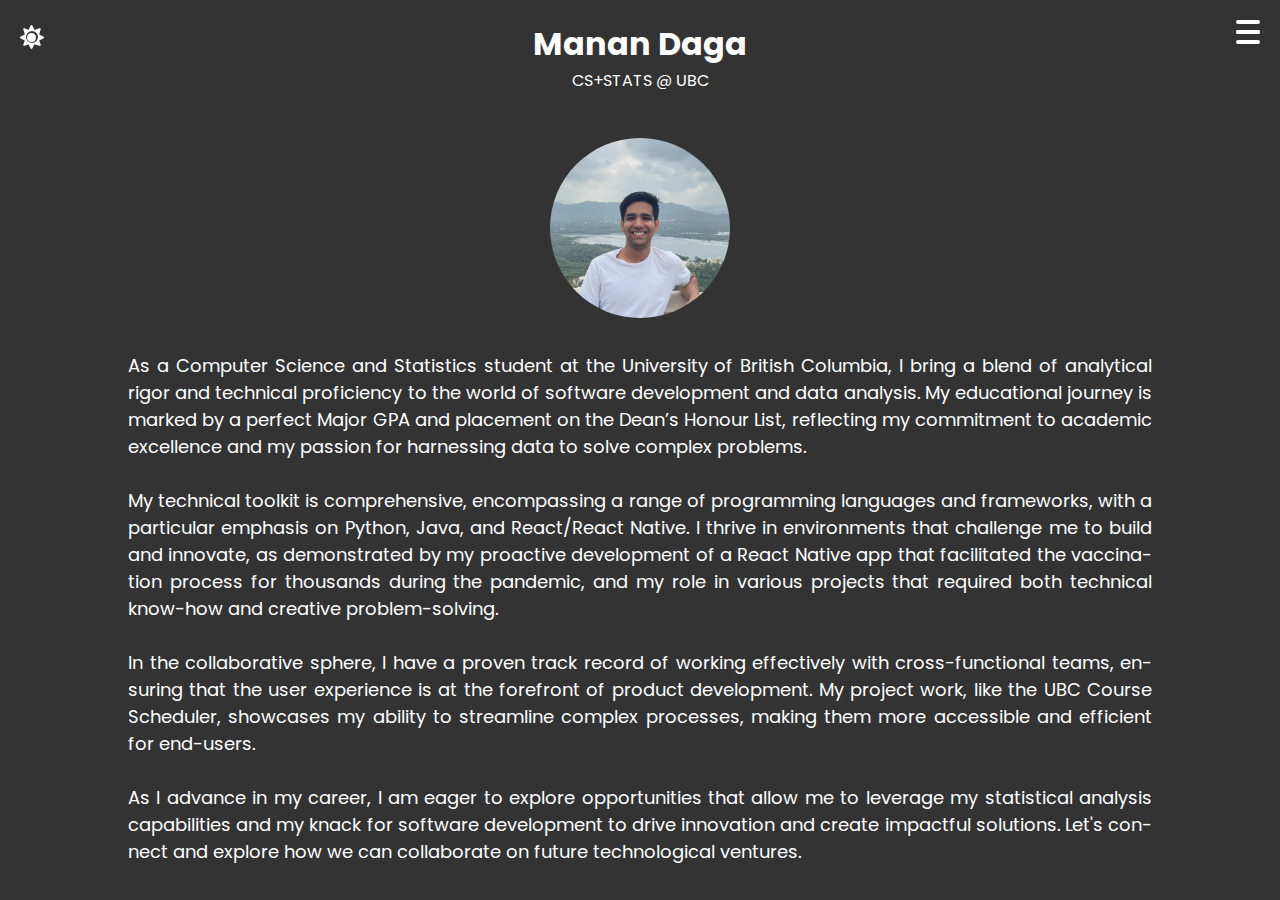
<file: index.html>
<!DOCTYPE html>
<html lang="en">
<head>
  <meta charset="UTF-8">
  <meta name="viewport" content="width=device-width, initial-scale=1.0">
  <meta http-equiv="X-UA-Compatible" content="ie=edge">
  <title>Manan Daga</title>
  <link rel="stylesheet" href="style.css">
  <link rel="stylesheet" href="https://cdnjs.cloudflare.com/ajax/libs/font-awesome/5.15.3/css/all.min.css">
  <script src="./script.js"></script>
  <script src="https://cdnjs.cloudflare.com/ajax/libs/gsap/3.12.2/gsap.min.js"></script>
  <link href="https://fonts.googleapis.com/css2?family=Poppins:wght@400;600&display=swap" rel="stylesheet">
</head>
<body>
  <section id="profile">
    <h1>Manan Daga</h1>
    <p>CS+STATS @ UBC</p>
    <img src="assets/profile.jpg" alt="Profile Picture">
    <span>
      <p>As a Computer Science and Statistics student at the University of British Columbia, I bring a blend of analytical rigor and technical proficiency to the world of software development and data analysis. My educational journey is marked by a perfect Major GPA and placement on the Dean’s Honour List, reflecting my commitment to academic excellence and my passion for harnessing data to solve complex problems.</p><br>
      <p>My technical toolkit is comprehensive, encompassing a range of programming languages and frameworks, with a particular emphasis on Python, Java, and React/React Native. I thrive in environments that challenge me to build and innovate, as demonstrated by my proactive development of a React Native app that facilitated the vaccination process for thousands during the pandemic, and my role in various projects that required both technical know-how and creative problem-solving.</p><br>
      <p>In the collaborative sphere, I have a proven track record of working effectively with cross-functional teams, ensuring that the user experience is at the forefront of product development. My project work, like the UBC Course Scheduler, showcases my ability to streamline complex processes, making them more accessible and efficient for end-users.</p><br>
      <p>As I advance in my career, I am eager to explore opportunities that allow me to leverage my statistical analysis capabilities and my knack for software development to drive innovation and create impactful solutions. Let's connect and explore how we can collaborate on future technological ventures.</p>


    </span>
  </section>
</body>
</html>
</file>
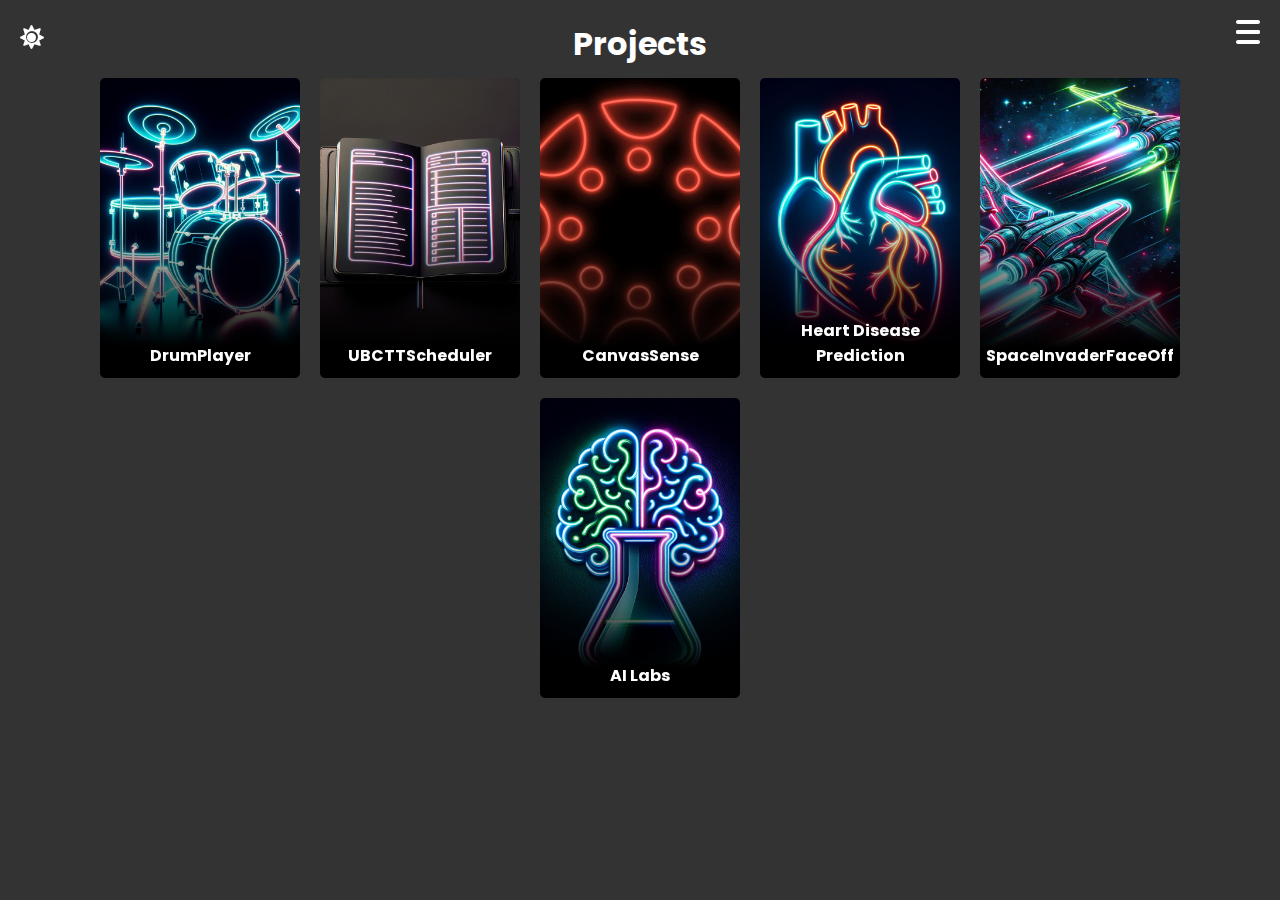
<file: projects.html>
<!DOCTYPE html>
<html lang="en">
<head>
  <meta charset="UTF-8">
  <meta name="viewport" content="width=device-width, initial-scale=1.0">
  <meta http-equiv="X-UA-Compatible" content="ie=edge">
  <title>HTML 5 Boilerplate</title>
  <link rel="stylesheet" href="style.css">
  <link rel="stylesheet" href="https://cdnjs.cloudflare.com/ajax/libs/font-awesome/5.15.3/css/all.min.css">
  <script src="./script.js"></script>
  <script src="https://cdnjs.cloudflare.com/ajax/libs/gsap/3.12.2/gsap.min.js"></script>
  <link href="https://fonts.googleapis.com/css2?family=Poppins:wght@400;600&display=swap" rel="stylesheet">
</head>
<body style="overflow: auto">
  <section id="projects">
    <h1>Projects</h1>
    <div class="project-grid">
      <div class="project-card">
        <div class="project-card-inner" style="--card-image-url: url('assets/drum-set.png')">
          <div class="project-card-front">
            <h3>DrumPlayer</h3>
          </div>
          <div class="project-card-back">
            <p>This application will consist of a GUI representing a drum set, wherein each part of the set could be controlled by keyboard to make sounds.</p>
            <a href="https://github.com/ManDag004/Drum-Player" target="_blank">view</a>
          </div>
        </div>
      </div>
      <div class="project-card">
        <div class="project-card-inner" style="--card-image-url: url('assets/planner.JPEG')">
          <div class="project-card-front">
            <h3>UBCTTScheduler</h3>
          </div>
          <div class="project-card-back">
            <p>An automatic scheduling application designed to help students at the University of British Columbia to efficiently plan their academic schedules.</p>
            <a href="https://github.com/ManDag004/UBCTimeTableScheduler" target="_blank">view</a>
          </div>
        </div>
      </div>
      <div class="project-card">
        <div class="project-card-inner" style="--card-image-url: url('assets/canvas.jpg')">
          <div class="project-card-front">
            <h3>CanvasSense</h3>
          </div>
          <div class="project-card-back">
            <p>This app uses the Canvas API to  extract info about a student and can answer any question relating to their course deadlines, announcements etc.</p>
            <a href="https://github.com/dhawal-rathore/hack-la-2023-lackers" target="_blank">view</a>
          </div>
        </div>
      </div>
      <div class="project-card">
        <div class="project-card-inner" style="--card-image-url: url('assets/heart.png')">
          <div class="project-card-front">
            <h3>Heart Disease Prediction</h3>
          </div>
          <div class="project-card-back">
            <p>Model creaed in R that can predict whether a person has heart diseases or not based on different health stats.</p>
            <a href="https://github.com/Codingisinmyblud/DSCI100-Group-Project" target="_blank">view</a>
          </div>
        </div>
      </div>
      <div class="project-card">
        <div class="project-card-inner" style="--card-image-url: url('assets/space.png')">
          <div class="project-card-front">
            <h3>SpaceInvaderFaceOff</h3>
          </div>
          <div class="project-card-back">
            <p>A multiplayer game developed using pygame. Two players keep their laptops side-by-side and battle with their spaceships. The bullets have the ability to travel screens.</p>
            <a href="https://github.com/ManDag004/SpaceInvaderFaceOff" target="_blank">view</a>
          </div>
        </div>
      </div>
      <div class="project-card">
        <div class="project-card-inner" style="--card-image-url: url('assets/ai-labs.png')">
          <div class="project-card-front">
            <h3>AI Labs</h3>
          </div>
          <div class="project-card-back">
            <p>This is where all AI projects that I am working on will be added.</p>
            <a href="https://glowing-cobbler-6a64b3.netlify.app" target="_blank">view</a>
          </div>
        </div>
      </div>
    </div>
  </section>
</body>
</html>
</file>
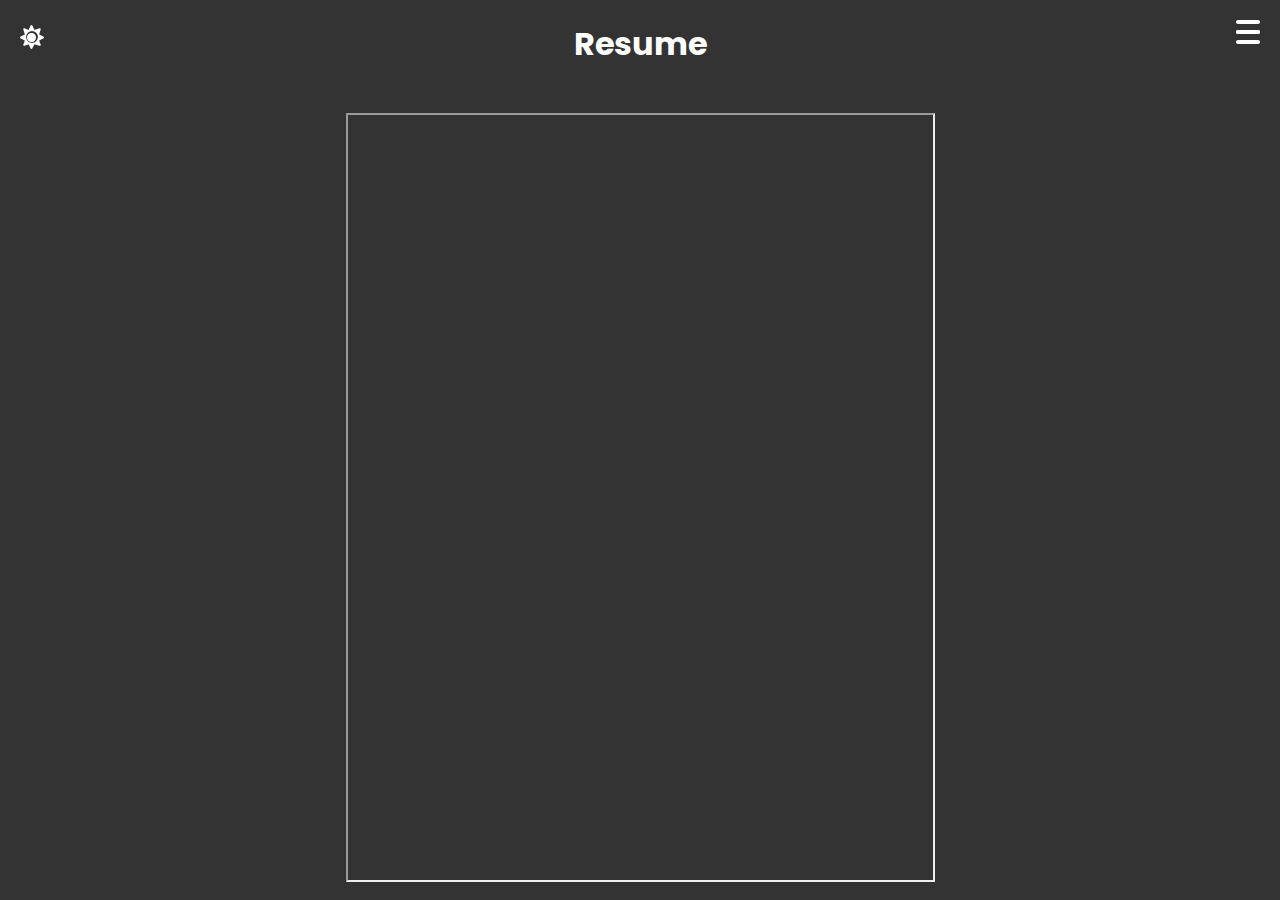
<file: resume.html>
<!DOCTYPE html>
<html lang="en">
<head>
  <meta charset="UTF-8">
  <meta name="viewport" content="width=device-width, initial-scale=1.0">
  <meta http-equiv="X-UA-Compatible" content="ie=edge">
  <title>HTML 5 Boilerplate</title>
  <link rel="stylesheet" href="style.css">
  <link rel="stylesheet" href="https://cdnjs.cloudflare.com/ajax/libs/font-awesome/5.15.3/css/all.min.css">
  <script src="./script.js"></script>
  <script src="https://cdnjs.cloudflare.com/ajax/libs/gsap/3.12.2/gsap.min.js"></script>
  <link href="https://fonts.googleapis.com/css2?family=Poppins:wght@400;600&display=swap" rel="stylesheet">
</head>
<body>
  <section id="resume">
    <h1>Resume</h1>
    <iframe src="assets/Manan-Daga-Resume.pdf"></iframe>
  </section>
</body>
</html>
</file>
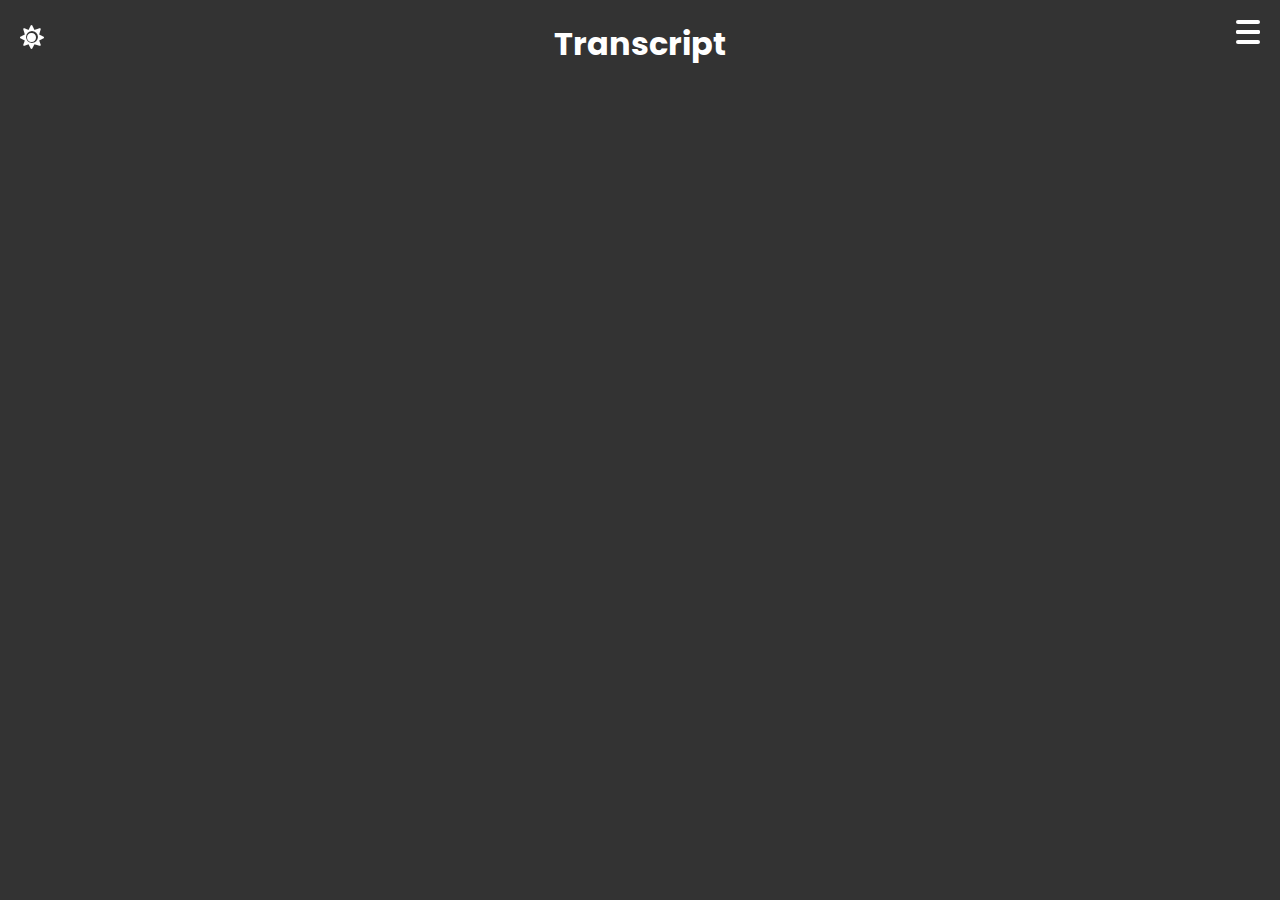
<file: transcript.html>
<!DOCTYPE html>
<html lang="en">
<head>
  <meta charset="UTF-8">
  <meta name="viewport" content="width=device-width, initial-scale=1.0">
  <meta http-equiv="X-UA-Compatible" content="ie=edge">
  <title>HTML 5 Boilerplate</title>
  <link rel="stylesheet" href="style.css">
  <link rel="stylesheet" href="https://cdnjs.cloudflare.com/ajax/libs/font-awesome/5.15.3/css/all.min.css">
  <script src="./script.js"></script>
  <script src="https://cdnjs.cloudflare.com/ajax/libs/gsap/3.12.2/gsap.min.js"></script>
  <link href="https://fonts.googleapis.com/css2?family=Poppins:wght@400;600&display=swap" rel="stylesheet">
</head>
<body>
  <section id="transcript">
    <h1>Transcript</h1>
    <!-- Your transcript details go here -->
  </section>
</body>
</html>
</file>
<file: style.css>
* {
  margin: 0;
  padding: 0;
  font-family: 'poppins', sans-serif;
}

:root {
  --background-color: #333;
  --text-color: #fff;
  --color-num: 255;
}


html, body {
  background-color: var(--background-color);
  width: 100%;
  height: 100%;
}

h1 {
  text-align: center;
  color: var(--text-color);
  font-size: 32px;
}

header {
  background-color: var(--background-color);
  color: var(--text-color);
  text-align: center;
}

/* .menu-icon {
  position: fixed;
  top: 20px;
  right: 20px;
  font-size: 24px;
  cursor: pointer;
  z-index: 3;
  color: var(--text-color);
} */

#nav-icon3 {
  width: 24px;
  height: 24px;
  position: fixed;
  top: 20px;
  right: 20px;
  z-index: 3;
  -webkit-transform: rotate(0deg);
  -moz-transform: rotate(0deg);
  -o-transform: rotate(0deg);
  transform: rotate(0deg);
  -webkit-transition: 1s ease-in-out;
  -moz-transition: 1s ease-in-out;
  -o-transition: 1s ease-in-out;
  transition: 1s ease-in-out;
  cursor: pointer;
}

#nav-icon3 span {
  display: block;
  position: absolute;
  height: 4px;
  width: 100%;
  background: var(--text-color);
  border-radius: 2px;
  opacity: 1;
  left: 0;
  -webkit-transform: rotate(0deg);
  -moz-transform: rotate(0deg);
  -o-transform: rotate(0deg);
  transform: rotate(0deg);
  -webkit-transition: .5s ease-in-out;
  -moz-transition: .5s ease-in-out;
  -o-transition: .5s ease-in-out;
  transition: .5s ease-in-out;
}

#nav-icon3 span:nth-child(1) {
  top: 0px;
}

#nav-icon3 span:nth-child(2),#nav-icon3 span:nth-child(3) {
  top: 10px;
}

#nav-icon3 span:nth-child(4) {
  top: 20px;
}

#nav-icon3.open span:nth-child(1) {
  top: 18px;
  width: 0%;
  left: 50%;
}

#nav-icon3.open span:nth-child(2) {
  -webkit-transform: rotate(45deg);
  -moz-transform: rotate(45deg);
  -o-transform: rotate(45deg);
  transform: rotate(45deg);
}

#nav-icon3.open span:nth-child(3) {
  -webkit-transform: rotate(-45deg);
  -moz-transform: rotate(-45deg);
  -o-transform: rotate(-45deg);
  transform: rotate(-45deg);
}

#nav-icon3.open span:nth-child(4) {
  top: 18px;
  width: 0%;
  left: 50%;
}

.dark-mode-icon {
  position: fixed;
  top: 20px;
  left: 20px;
  font-size: 24px;
  cursor: pointer;
  z-index: 3;
  color: var(--text-color);
}

#menu {
  height: 100vh;
  width: 100vw;
  display: flex;
  align-items: center;
  justify-content: flex-end;
  display: none;
  opacity: 0;
}

#menu-item-container {
  margin-right: 10vw;
  text-align: right;
  z-index: 1;
}

.menu-item {
  color: var(--text-color);
  text-decoration: none;
  padding: 1.5vw 0;
  display: block;
  font-size: 7vh;
  opacity: 1;
  transition: font-size 0.5s ease;
}

#menu-item-container:hover > .menu-item {
  color: #666;
}

#menu-item-container:hover > .menu-item:hover {
  color: var(--text-color);
  font-size: 12vh;
}

#menu-background {
  opacity: 1;
  height: 100vh;
  width: 100vw;
  background-image: radial-gradient(
  rgba(var(--color-num), var(--color-num), var(--color-num), 0.12) 10%,
  transparent 15%
  );
  background-position: 100% 0%;
  background-size: 10vh 10vh;
  position: absolute;
  z-index: 0;
}

#profile {
  text-align: center;
  color: var(--text-color);
}

#profile img {
  margin-top: 5vh;
  border-radius: 50%;
  width: 20vh;
  height: 20vh;
}

#profile span {
  display: block;
  margin: 3vh 10vw;
  font-size: 2vh;
  text-align: justify;
  hyphens: auto;
}

section {
  height: 100vh;
  padding: 20px 0;
  box-sizing: border-box;
}

#projects {
  text-align: center;
}

.project-grid {
  display: flex;
  flex-wrap: wrap;
  justify-content: center;
}

.project-card {
  width: 200px;
  height: 300px;
  margin: 10px;
  perspective: 1000px;
}

.project-card-inner {
  width: 100%;
  height: 100%;
  transform-style: preserve-3d;
  transition: transform 0.4s;
}

.project-card:hover .project-card-inner {
  transform: rotateY(180deg) translateZ(0.1px);
  border-radius: 5px;
}

.project-card-front,
.project-card-back {
  width: 100%;
  height: 100%;
  position: absolute;
  backface-visibility: hidden;
  background-color: var(--text-color);
  color: var(--background-color);
  display: flex;
  border-radius: 5px;
  /* box-shadow: 0 4px 8px rgba(var(--color-num), var(--color-num), var(--color-num), 0.36); */
}

.project-card-front {
  align-items: flex-end;
  justify-content: center;
  background: linear-gradient(to bottom, rgba(0,0,0,0) 45%, black 90%), var(--card-image-url) center/cover no-repeat;
}

.project-card-front h3 {
  margin: 10px;
  font-size: 16px;
  color: #fff;
}

.project-card-back {
  flex-direction: column;
  justify-content: space-between;
  transform: rotateY(180deg);
  position: relative;
  color: #fff;
}

.project-card-back::before {
  content: "";
  position: absolute;
  top: 0;
  left: 0;
  right: 0;
  bottom: 0;
  background: linear-gradient(to top, rgba(0,0,0,0.5) 20%, black 80%), var(--card-image-url) center/cover no-repeat;
  transform: rotateY(180deg);
  z-index: -1;
}

/* .project-card-back::after {
  content: '';
  position: absolute;
  top: 0;
  left: 0;
  width: 100%;
  height: 100%;
  background: var(--card-image-url) center/cover no-repeat;
  opacity: 0;
  transform: scaleX(-1); 
  backface-visibility: hidden;
} */

.project-card:hover .project-card-back::after {
  opacity: 0.2; /* visible with low opacity on hover */
}

.project-card-back a {
  background-color: #007bff;
  color: #fff;
  text-align: center;
  text-decoration: none;
  padding: 10px;
  border-radius: 3px;
  margin: 20px 40px;
}

.project-card-back p {
  text-align: justify;
  hyphens: auto;
  font-size: 12px;
  padding: 20px;
}

.project-card-front p {
  margin: 10px;
  text-align: center;
}

footer {
  background-color: var(--background-color);
  color: var(--text-color);
  text-align: center;
  padding: 10px 0;
}

iframe {
  display: block;
  width: 65vh;
  height: 85vh;
  margin: 5vh auto;
}
</file>
